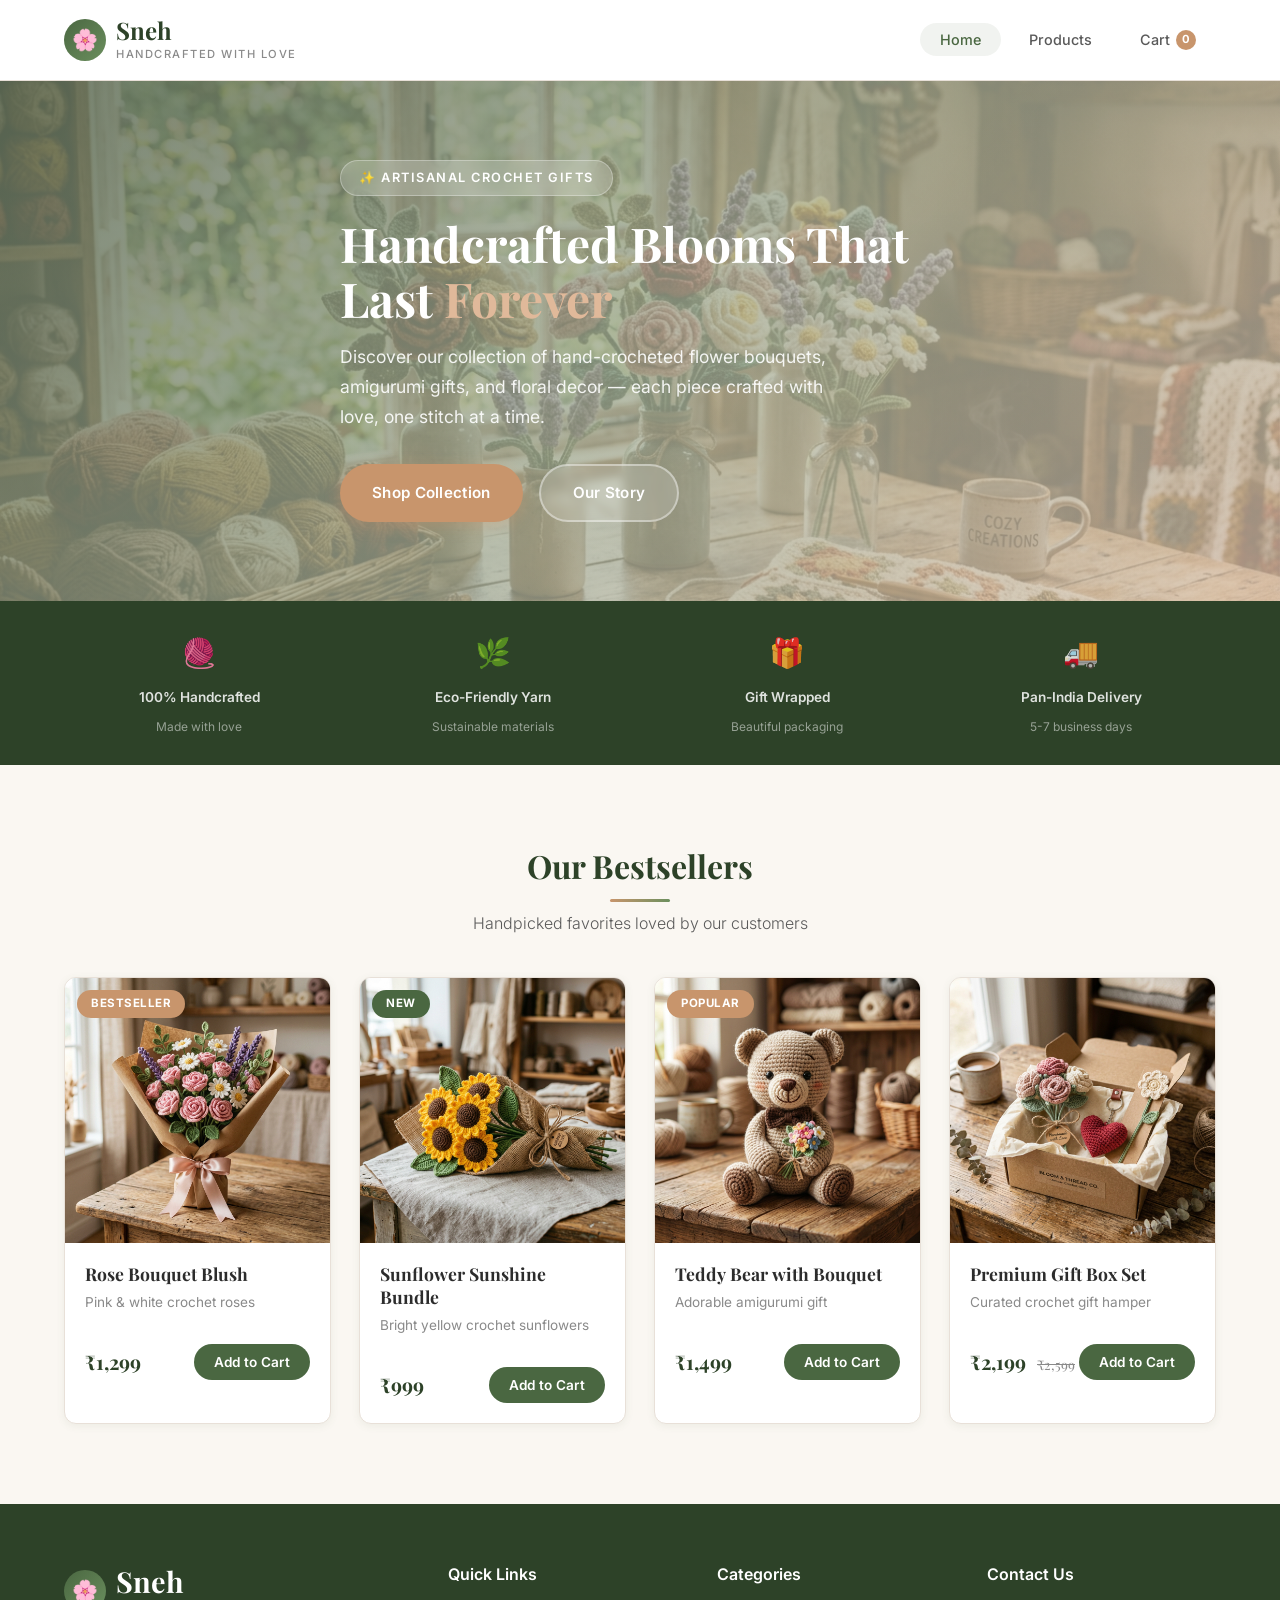
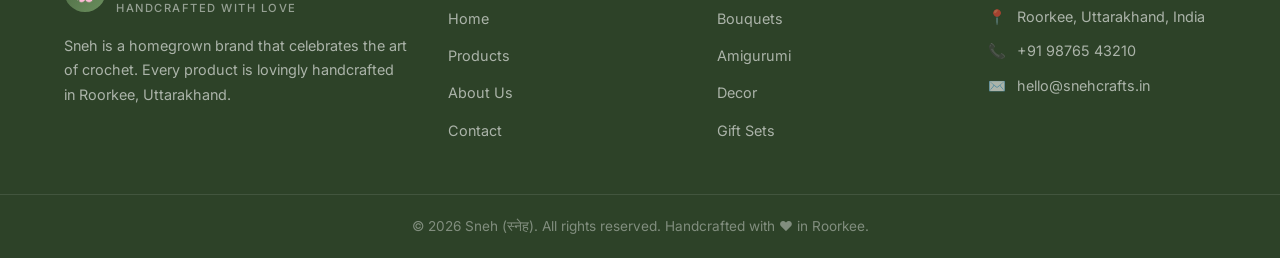
<file: index.html>
<!DOCTYPE html>

<html lang="en">

<head>

  <meta charset="UTF-8">

  <meta name="viewport" content="width=device-width, initial-scale=1.0">

  <title>Sneh — Handcrafted Crochet Gifts &amp; Everlasting Floral Decor</title>

  <!-- importing fonts -->

  <link rel="preconnect" href="https://fonts.googleapis.com">

  <link rel="preconnect" href="https://fonts.gstatic.com" crossorigin>

  <link href="https://fonts.googleapis.com/css2?family=Inter:wght@300;400;500;600;700&family=Playfair+Display:ital,wght@0,400..900;1,400..900&display=swap" rel="stylesheet">

  <!-- link to css -->

  <link rel="stylesheet" href="style.css">

</head>

<body>

  <header class="site-header">

    <div class="container">

      <a href="index.html" class="logo">

        <span class="logo-icon">🌸</span>

        <div class="logo-text">

          <span class="brand-name">Sneh</span>

          <span class="brand-tagline">HANDCRAFTED WITH LOVE</span>

        </div>

      </a>

      <!-- button for mobile menu -->

      <button class="nav-toggle" id="navToggle" aria-label="Toggle navigation menu">

        <span></span>

        <span></span>

        <span></span>

      </button>

      <!-- nav links -->

      <nav class="main-nav" id="mainNav">

        <ul>

          <li><a href="index.html" class="active">Home</a></li>

          <li><a href="products.html">Products</a></li>

          <li>

            <a href="cart.html" class="cart-link">

              Cart

              <span class="cart-badge">2</span>

            </a>

          </li>

        </ul>

      </nav>

    </div>

  </header>

  <main>

    <section class="hero">

      <div class="hero-bg">

        <img src="images/hero-banner.jpg" alt="Artisanal Handcrafted Crochet Flowers and Decor">

      </div>

      <div class="hero-overlay"></div>

      <div class="container">

        <div class="hero-content">

          <span class="hero-label">✨ Artisanal Crochet Gifts</span>

          <h1>Handcrafted Blooms That Last <span>Forever</span></h1>

          <p>Discover our collection of hand-crocheted flower bouquets, amigurumi gifts, and floral decor — each piece crafted with love, one stitch at a time.</p>

          <div class="hero-buttons">

            <a href="products.html" class="btn btn-primary">Shop Collection</a>

            <a href="#about" class="btn btn-secondary">Our Story</a>

          </div>

        </div>

      </div>

    </section>

    <section class="trust-strip">

      <div class="container">

        <div class="trust-grid">

          <div class="trust-item">

            <span class="trust-icon">🧶</span>

            <span>100% Handcrafted</span>

            <small>Made with love</small>

          </div>

          <div class="trust-item">

            <span class="trust-icon">🌿</span>

            <span>Eco-Friendly Yarn</span>

            <small>Sustainable materials</small>

          </div>

          <div class="trust-item">

            <span class="trust-icon">🎁</span>

            <span>Gift Wrapped</span>

            <small>Beautiful packaging</small>

          </div>

          <div class="trust-item">

            <span class="trust-icon">🚚</span>

            <span>Pan-India Delivery</span>

            <small>5-7 business days</small>

          </div>

        </div>

      </div>

    </section>

    <section class="featured-section" id="featured">

      <div class="container">

        <h2 class="section-title">Our Bestsellers</h2>

        <p class="section-subtitle">Handpicked favorites loved by our customers</p>

        <div class="product-grid">

          <a href="product-detail.html" class="product-card">

            <div class="product-card-image">

              <span class="product-badge">Bestseller</span>

              <img src="images/rose-bouquet.jpg" alt="Rose Bouquet Blush - Pink and white crochet roses">

            </div>

            <div class="product-card-body">

              <h3>Rose Bouquet Blush</h3>

              <p class="product-desc">Pink &amp; white crochet roses</p>

            </div>

            <div class="product-card-footer">

              <span class="product-price">₹1,299</span>

              <button class="btn btn-cart btn-sm" type="button" onclick="event.preventDefault(); addToCart(1)">Add to Cart</button>

            </div>

          </a>

          <a href="product-detail.html" class="product-card">

            <div class="product-card-image">

              <span class="product-badge new">New</span>

              <img src="images/sunflower-bouquet.jpg" alt="Sunflower Sunshine Bundle - Bright yellow crochet sunflowers">

            </div>

            <div class="product-card-body">

              <h3>Sunflower Sunshine Bundle</h3>

              <p class="product-desc">Bright yellow crochet sunflowers</p>

            </div>

            <div class="product-card-footer">

              <span class="product-price">₹999</span>

              <button class="btn btn-cart btn-sm" type="button" onclick="event.preventDefault(); addToCart(2)">Add to Cart</button>

            </div>

          </a>

          <a href="product-detail.html" class="product-card">

            <div class="product-card-image">

              <span class="product-badge">Popular</span>

              <img src="images/amigurumi-bear.jpg" alt="Teddy Bear with Bouquet - Adorable amigurumi gift">

            </div>

            <div class="product-card-body">

              <h3>Teddy Bear with Bouquet</h3>

              <p class="product-desc">Adorable amigurumi gift</p>

            </div>

            <div class="product-card-footer">

              <span class="product-price">₹1,499</span>

              <button class="btn btn-cart btn-sm" type="button" onclick="event.preventDefault(); addToCart(6)">Add to Cart</button>

            </div>

          </a>

          <a href="product-detail.html" class="product-card">

            <div class="product-card-image">

              <img src="images/gift-box.jpg" alt="Premium Gift Box Set - Curated crochet gift hamper">

            </div>

            <div class="product-card-body">

              <h3>Premium Gift Box Set</h3>

              <p class="product-desc">Curated crochet gift hamper</p>

            </div>

            <div class="product-card-footer">

              <span class="product-price">₹2,199 <span class="original-price">₹2,599</span></span>

              <button class="btn btn-cart btn-sm" type="button" onclick="event.preventDefault(); addToCart(7)">Add to Cart</button>

            </div>

          </a>

        </div>

      </div>

    </section>

  </main>

  <footer class="site-footer" id="about">

    <div class="container">

      <div class="footer-grid">

        <div class="footer-col footer-brand">

          <a href="index.html" class="logo">

            <span class="logo-icon">🌸</span>

            <div class="logo-text">

              <span class="brand-name">Sneh</span>

              <span class="brand-tagline">HANDCRAFTED WITH LOVE</span>

            </div>

          </a>

          <p>Sneh is a homegrown brand that celebrates the art of crochet. Every product is lovingly handcrafted in Roorkee, Uttarakhand.</p>

        </div>

        <div class="footer-col">

          <h4>Quick Links</h4>

          <ul>

            <li><a href="index.html">Home</a></li>

            <li><a href="products.html">Products</a></li>

            <li><a href="#about">About Us</a></li>

            <li><a href="#contact">Contact</a></li>

          </ul>

        </div>

        <div class="footer-col">

          <h4>Categories</h4>

          <ul>

            <li><a href="products.html">Bouquets</a></li>

            <li><a href="products.html">Amigurumi</a></li>

            <li><a href="products.html">Decor</a></li>

            <li><a href="products.html">Gift Sets</a></li>

          </ul>

        </div>

        <div class="footer-col footer-contact" id="contact">

          <h4>Contact Us</h4>

          <ul>

            <li>

              <span class="icon">📍</span>

              <span>Roorkee, Uttarakhand, India</span>

            </li>

            <li>

              <span class="icon">📞</span>

              <span>+91 98765 43210</span>

            </li>

            <li>

              <span class="icon">✉️</span>

              <span>hello@snehcrafts.in</span>

            </li>

          </ul>

        </div>

      </div>

    </div>

    <!-- copyright text -->

    <div class="footer-bottom">

      <div class="container">

        <p>© 2026 Sneh (स्नेह). All rights reserved. Handcrafted with ❤️ in Roorkee.</p>

      </div>

    </div>

  </footer>

  <!-- basic js for mobile menu -->

  <script>

    // Toggle Mobile Navigation

    const navToggle = document.getElementById('navToggle');

    const mainNav = document.getElementById('mainNav');

    if (navToggle && mainNav) {

      navToggle.addEventListener('click', () => {

        mainNav.classList.toggle('open');

      });

      // Close menu when clicking outside

      document.addEventListener('click', (e) => {

        if (!navToggle.contains(e.target) && !mainNav.contains(e.target)) {

          mainNav.classList.remove('open');

        }

      });

    }

    // Handle "Add to Cart" button clicks inside product links

    document.querySelectorAll('.btn-cart').forEach(button => {

      button.addEventListener('click', (e) => {

        e.preventDefault();

        e.stopPropagation();

        const originalText = button.textContent;

        button.textContent = 'Added ✓';

        button.style.backgroundColor = '#6b8f5e';

        setTimeout(() => {

          button.textContent = originalText;

          button.style.backgroundColor = '';

        }, 1500);

      });

    });

  </script>

  <script src="script.js"></script>
</body>

</html>
</file>
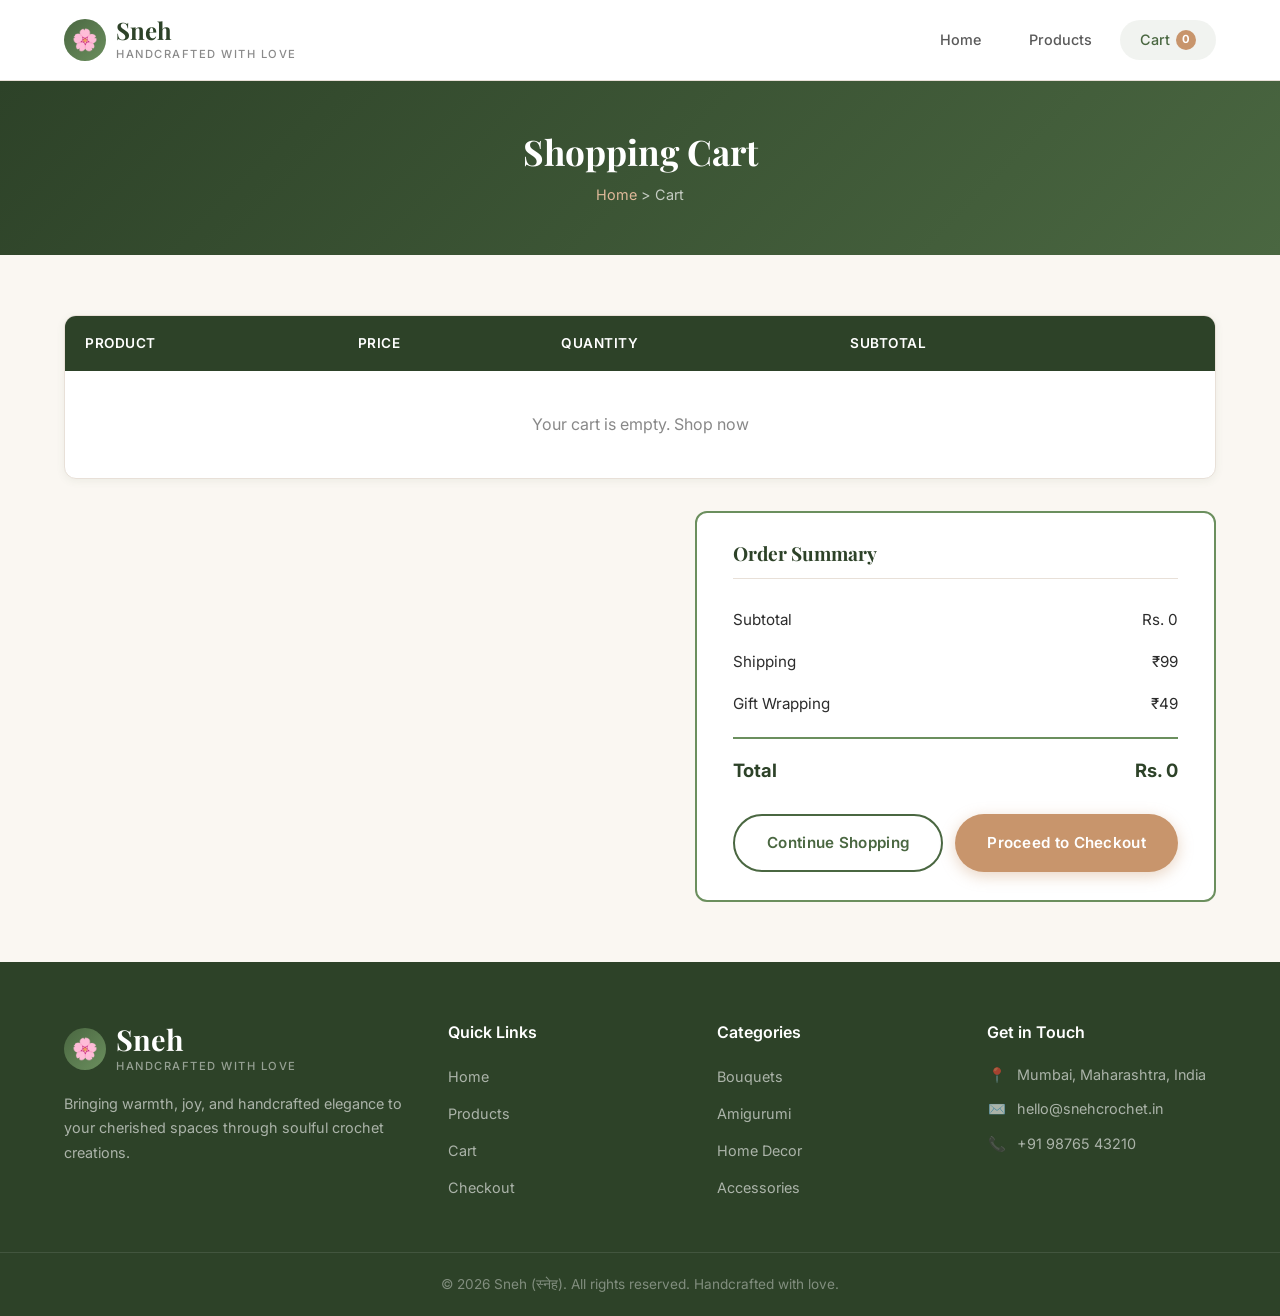
<file: cart.html>
<!DOCTYPE html>

<html lang="en">

<head>

  <meta charset="UTF-8">

  <meta name="viewport" content="width=device-width, initial-scale=1.0">

  <meta name="description" content="View and manage items in your shopping cart at Sneh (स्नेह) — Handcrafted Crochet & Artisanal Gifting.">

  <title>Your Cart — Sneh</title>

  <link rel="stylesheet" href="style.css">

  <link rel="icon" href="data:image/svg+xml,<svg xmlns=%22http://www.w3.org/2000/svg%22 viewBox=%220 0 100 100%22><text y=%22.9em%22 font-size=%2290%22>🌸</text></svg>">

</head>

<body>

  <header class="site-header">

    <div class="container">

      <a href="index.html" class="logo" aria-label="Sneh Home">

        <div class="logo-icon">🌸</div>

        <div class="logo-text">

          <span class="brand-name">Sneh</span>

          <span class="brand-tagline">HANDCRAFTED WITH LOVE</span>

        </div>

      </a>

      <button class="nav-toggle" id="navToggle" aria-label="Toggle navigation menu" aria-expanded="false">

        <span></span>

        <span></span>

        <span></span>

      </button>

      <nav class="main-nav" id="mainNav" aria-label="Main Navigation">

        <ul>

          <li><a href="index.html">Home</a></li>

          <li><a href="products.html">Products</a></li>

          <li>

            <a href="cart.html" class="cart-link active" aria-current="page">

              Cart <span class="cart-badge" id="navCartBadge">2</span>

            </a>

          </li>

        </ul>

      </nav>

    </div>

  </header>

  <main>

    <section class="page-banner">

      <div class="container">

        <h1>Shopping Cart</h1>

        <div class="breadcrumb">

          <a href="index.html">Home</a> &gt; <span>Cart</span>

        </div>

      </div>

    </section>

    <section class="cart-section">

      <div class="container" id="cartContainer">

        <!-- Cart Table Wrapper -->

        <div class="cart-table-wrapper">

          <table class="cart-table" id="cartTable">

            <thead>

              <tr>

                <th>Product</th>

                <th>Price</th>

                <th>Quantity</th>

                <th>Subtotal</th>

                <th></th>

              </tr>

            </thead>

            <tbody id="cart-body"></tbody>

          </table>

        </div>

        <!-- Cart Summary -->

        <div class="cart-summary" id="cartSummary">

          <div class="cart-summary-box">

            <h3>Order Summary</h3>

            <div class="summary-row">

              <span>Subtotal</span>

              <span id="cart-subtotal">Rs. 0</span>

            </div>

            <div class="summary-row">

              <span>Shipping</span>

              <span id="summaryShipping">₹99</span>

            </div>

            <div class="summary-row">

              <span>Gift Wrapping</span>

              <span id="summaryGiftWrap">₹49</span>

            </div>

            <div class="summary-row total">

              <span>Total</span>

              <span id="cart-total">Rs. 0</span>

            </div>

            <div class="cart-actions">

              <a href="products.html" class="btn btn-outline">Continue Shopping</a>

              <a href="checkout.html" class="btn btn-primary">Proceed to Checkout</a>

            </div>

          </div>

        </div>

        <!-- Empty Cart State (Hidden by default) -->

        <div class="empty-cart" id="emptyCartState" style="display: none;">

          <div class="empty-icon">🌸</div>

          <h2>Your Cart is Empty</h2>

          <p>Looks like you haven't added any handcrafted treasures to your cart yet.</p>

          <a href="products.html" class="btn btn-primary">Explore Products</a>

        </div>

      </div>

    </section>

  </main>

  <footer class="site-footer">

    <div class="container">

      <div class="footer-grid">

        <div class="footer-col footer-brand">

          <div class="logo">

            <div class="logo-icon">🌸</div>

            <div class="logo-text">

              <span class="brand-name">Sneh</span>

              <span class="brand-tagline">HANDCRAFTED WITH LOVE</span>

            </div>

          </div>

          <p>Bringing warmth, joy, and handcrafted elegance to your cherished spaces through soulful crochet creations.</p>

        </div>

        <div class="footer-col">

          <h4>Quick Links</h4>

          <ul>

            <li><a href="index.html">Home</a></li>

            <li><a href="products.html">Products</a></li>

            <li><a href="cart.html">Cart</a></li>

            <li><a href="checkout.html">Checkout</a></li>

          </ul>

        </div>

        <div class="footer-col">

          <h4>Categories</h4>

          <ul>

            <li><a href="products.html">Bouquets</a></li>

            <li><a href="products.html">Amigurumi</a></li>

            <li><a href="products.html">Home Decor</a></li>

            <li><a href="products.html">Accessories</a></li>

          </ul>

        </div>

        <div class="footer-col footer-contact">

          <h4>Get in Touch</h4>

          <ul>

            <li><span class="icon">📍</span> Mumbai, Maharashtra, India</li>

            <li><span class="icon">✉️</span> hello@snehcrochet.in</li>

            <li><span class="icon">📞</span> +91 98765 43210</li>

          </ul>

        </div>

      </div>

    </div>

    <div class="footer-bottom">

      <div class="container">

        <p>&copy; 2026 Sneh (स्नेह). All rights reserved. Handcrafted with love.</p>

      </div>

    </div>

  </footer>

  <script>

    // Navigation toggle for mobile

    const navToggle = document.getElementById('navToggle');

    const mainNav = document.getElementById('mainNav');

    if (navToggle && mainNav) {

      navToggle.addEventListener('click', () => {

        const isOpened = mainNav.classList.toggle('open');

        navToggle.setAttribute('aria-expanded', isOpened);

      });

    }

    // Format currency in Indian Rupees

    function formatCurrency(amount) {

      return '₹' + Number(amount).toLocaleString('en-IN');

    }

    // Cart calculations and interactivity

    const shippingCost = 99;

    const giftWrapCost = 49;

    function updateCartTotals() {

      const rows = document.querySelectorAll('.cart-row');

      let subtotal = 0;

      let totalItems = 0;

      rows.forEach(row => {

        const price = parseInt(row.getAttribute('data-price'), 10) || 0;

        const qtyInput = row.querySelector('.cart-qty');

        let qty = parseInt(qtyInput.value, 10);

        if (isNaN(qty) || qty < 1) {

          qty = 1;

          qtyInput.value = 1;

        }

        const rowSubtotal = price * qty;

        row.querySelector('.item-subtotal').textContent = formatCurrency(rowSubtotal);

        subtotal += rowSubtotal;

        totalItems += qty;

      });

      // Update badge

      const badge = document.getElementById('navCartBadge');

      if (badge) {

        badge.textContent = totalItems;

      }

      const summarySubtotal = document.getElementById('summarySubtotal');

      const summaryTotal = document.getElementById('summaryTotal');

      const emptyState = document.getElementById('emptyCartState');

      const tableWrapper = document.querySelector('.cart-table-wrapper');

      const summarySection = document.getElementById('cartSummary');

      if (rows.length === 0) {

        if (tableWrapper) tableWrapper.style.display = 'none';

        if (summarySection) summarySection.style.display = 'none';

        if (emptyState) emptyState.style.display = 'block';

        if (badge) badge.textContent = '0';

      } else {

        if (tableWrapper) tableWrapper.style.display = 'block';

        if (summarySection) summarySection.style.display = 'flex';

        if (emptyState) emptyState.style.display = 'none';

        if (summarySubtotal) summarySubtotal.textContent = formatCurrency(subtotal);

        if (summaryTotal) summaryTotal.textContent = formatCurrency(subtotal + shippingCost + giftWrapCost);

      }

    }

    // Event listener for quantity changes

    document.querySelectorAll('.cart-qty').forEach(input => {

      input.addEventListener('change', updateCartTotals);

      input.addEventListener('input', updateCartTotals);

    });

    // Event listener for removing items

    document.querySelectorAll('.remove-btn').forEach(btn => {

      btn.addEventListener('click', function() {

        const row = this.closest('.cart-row');

        if (row) {

          row.style.transition = 'all 0.3s ease';

          row.style.opacity = '0';

          row.style.transform = 'scale(0.95)';

          setTimeout(() => {

            row.remove();

            updateCartTotals();

          }, 300);

        }

      });

    });

  </script>

  <script src="script.js"></script>
</body>

</html>
</file>
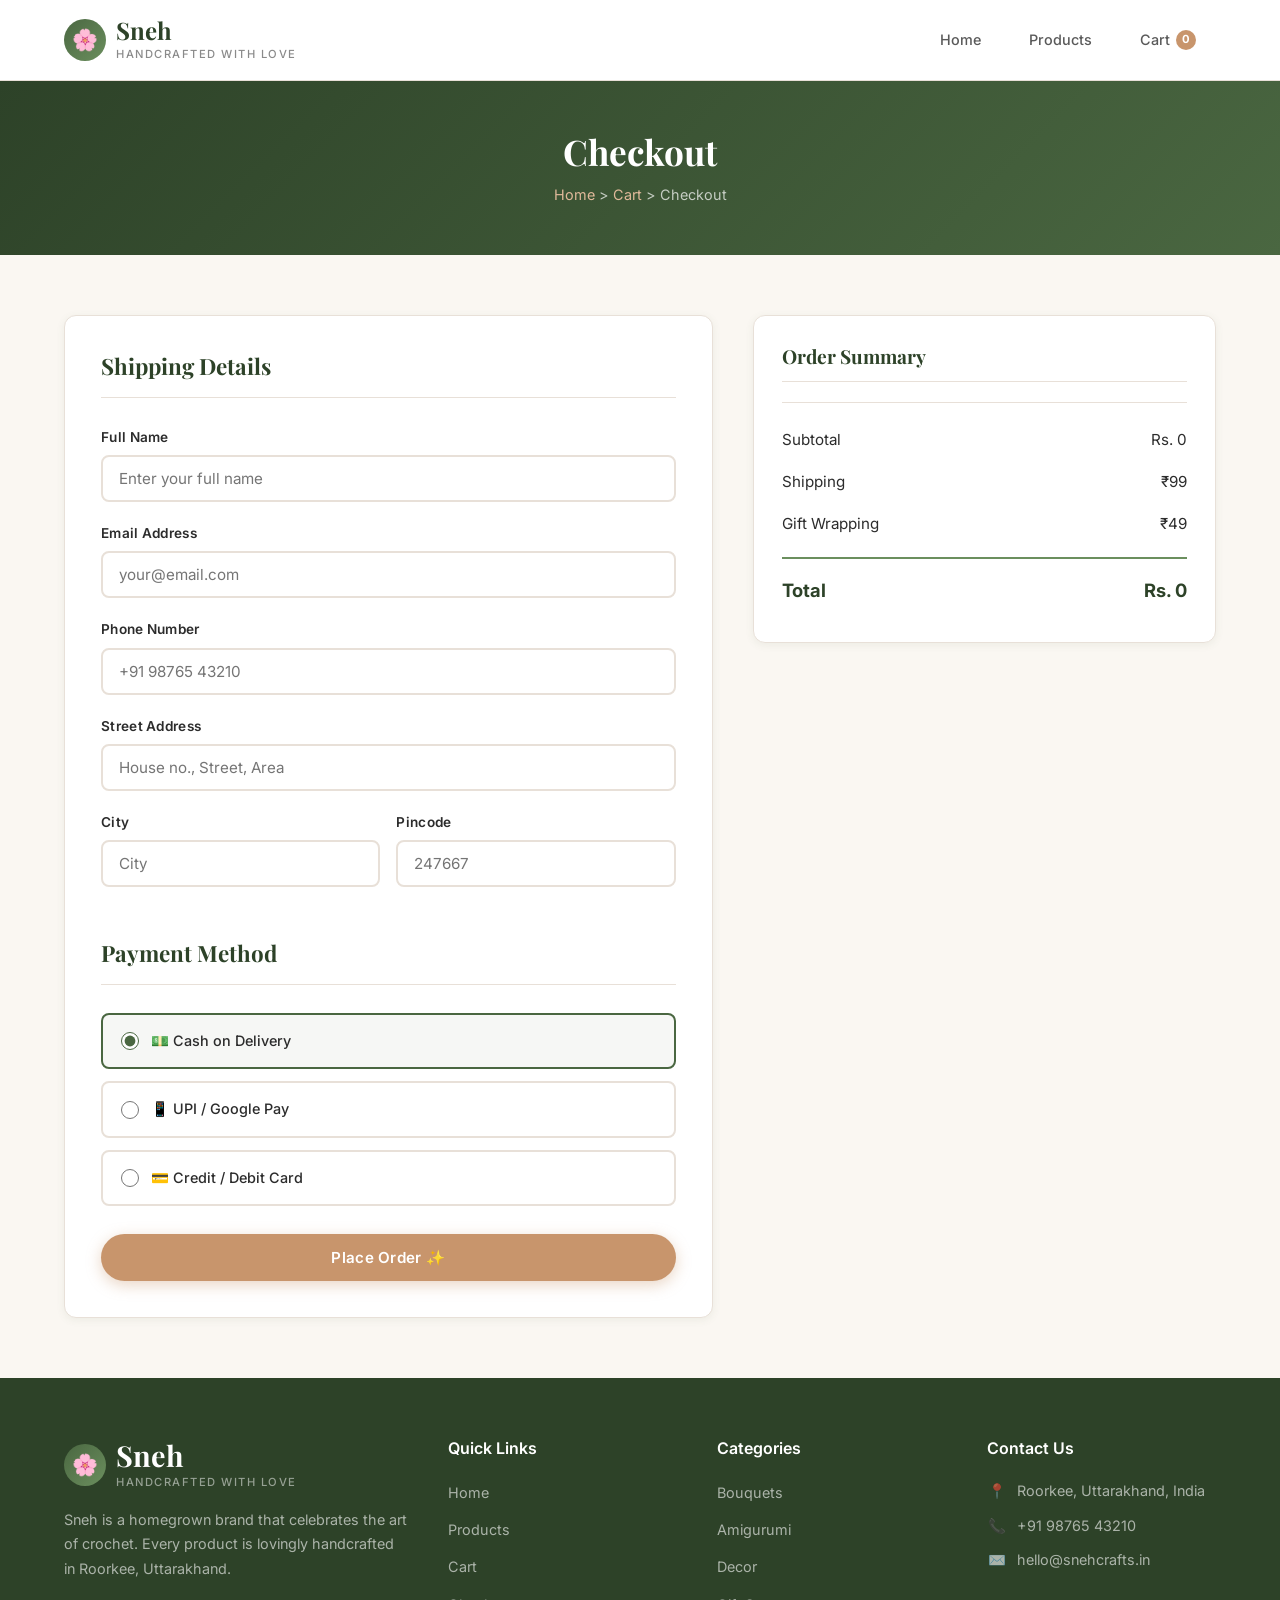
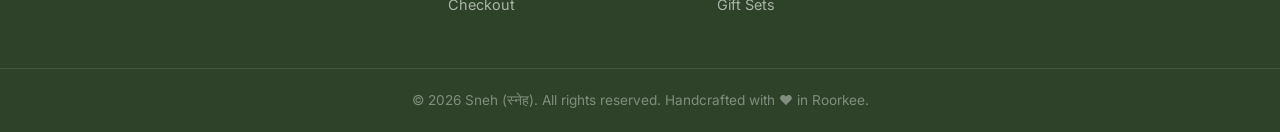
<file: checkout.html>
<!DOCTYPE html>

<html lang="en">

<head>

  <meta charset="UTF-8">

  <meta name="viewport" content="width=device-width, initial-scale=1.0">

  <meta name="description" content="Complete your order at Sneh (स्नेह) — Handcrafted Crochet & Artisanal Gifting. Fast shipping across India.">

  <title>Checkout — Sneh</title>

  <!-- importing fonts -->

  <link rel="preconnect" href="https://fonts.googleapis.com">

  <link rel="preconnect" href="https://fonts.gstatic.com" crossorigin>

  <link href="https://fonts.googleapis.com/css2?family=Inter:wght@300;400;500;600;700&family=Playfair+Display:ital,wght@0,400..900;1,400..900&display=swap" rel="stylesheet">

  <link rel="icon" href="data:image/svg+xml,<svg xmlns=%22http://www.w3.org/2000/svg%22 viewBox=%220 0 100 100%22><text y=%22.9em%22 font-size=%2290%22>🌸</text></svg>">

  <!-- link to css -->

  <link rel="stylesheet" href="style.css">

</head>

<body>

  <header class="site-header">

    <div class="container">

      <a href="index.html" class="logo" aria-label="Sneh Home">

        <span class="logo-icon">🌸</span>

        <div class="logo-text">

          <span class="brand-name">Sneh</span>

          <span class="brand-tagline">HANDCRAFTED WITH LOVE</span>

        </div>

      </a>

      <!-- button for mobile menu -->

      <button class="nav-toggle" id="navToggle" aria-label="Toggle navigation menu" aria-expanded="false">

        <span></span>

        <span></span>

        <span></span>

      </button>

      <!-- nav links -->

      <nav class="main-nav" id="mainNav" aria-label="Main Navigation">

        <ul>

          <li><a href="index.html">Home</a></li>

          <li><a href="products.html">Products</a></li>

          <li>

            <a href="cart.html" class="cart-link">

              Cart <span class="cart-badge">2</span>

            </a>

          </li>

        </ul>

      </nav>

    </div>

  </header>

  <main>

    <section class="page-banner">

      <div class="container">

        <h1>Checkout</h1>

        <div class="breadcrumb">

          <a href="index.html">Home</a> &gt; <a href="cart.html">Cart</a> &gt; <span>Checkout</span>

        </div>

      </div>

    </section>

    <section class="checkout-section">

      <div class="container">

        <div class="checkout-grid">

          <!-- checkout form on the left -->

          <div id="order-success" style="display:none;padding:24px;background:#e8f5e9;border:1px solid #a5d6a7;border-radius:8px;margin-bottom:20px;color:#2e7d32;"></div>
          <form class="checkout-form-card" id="checkout-form" >

            <h2>Shipping Details</h2>

            <div class="form-group">

              <label for="name">Full Name</label>

              <input type="text" id="name" name="name" placeholder="Enter your full name" required>

            </div>

            <div class="form-group">

              <label for="email">Email Address</label>

              <input type="email" id="email" name="email" placeholder="your@email.com" required>

            </div>

            <div class="form-group">

              <label for="phone">Phone Number</label>

              <input type="tel" id="phone" name="phone" placeholder="+91 98765 43210" required>

            </div>

            <div class="form-group">

              <label for="address">Street Address</label>

              <input type="text" id="address" name="address" placeholder="House no., Street, Area" required>

            </div>

            <div class="form-row">

              <div class="form-group">

                <label for="city">City</label>

                <input type="text" id="city" name="city" placeholder="City" required>

              </div>

              <div class="form-group">

                <label for="pincode">Pincode</label>

                <input type="text" id="pincode" name="pincode" placeholder="247667" required>

              </div>

            </div>

            <!-- Payment Method Section -->

            <h2 style="margin-top: 32px;">Payment Method</h2>

            <div class="payment-options">

              <label class="payment-option">

                <input type="radio" name="payment" value="cod" checked>

                <span>💵 Cash on Delivery</span>

              </label>

              <label class="payment-option">

                <input type="radio" name="payment" value="upi">

                <span>📱 UPI / Google Pay</span>

              </label>

              <label class="payment-option">

                <input type="radio" name="payment" value="card">

                <span>💳 Credit / Debit Card</span>

              </label>

            </div>

            <!-- Submit Button -->

            <button type="submit" class="btn btn-primary" style="width: 100%; margin-top: 28px; justify-content: center;">

              Place Order ✨

            </button>

          </form>

          <!-- summary on the right -->

          <div class="order-summary-card">

            <h2>Order Summary</h2>
          <div id="checkout-summary-items"></div>
          <hr style="margin: 16px 0; border: none; border-top: 1px solid var(--border-color);">

            <div class="summary-row">

              <span>Subtotal</span>

              <span id="checkout-subtotal">Rs. 0</span>

            </div>

            <div class="summary-row">

              <span>Shipping</span>

              <span>₹99</span>

            </div>

            <div class="summary-row">

              <span>Gift Wrapping</span>

              <span>₹49</span>

            </div>

            <div class="summary-row total">

              <span>Total</span>

              <span id="checkout-total">Rs. 0</span>

            </div>

          </div>

        </div>

      </div>

    </section>

  </main>

  <footer class="site-footer" id="about">

    <div class="container">

      <div class="footer-grid">

        <div class="footer-col footer-brand">

          <a href="index.html" class="logo">

            <span class="logo-icon">🌸</span>

            <div class="logo-text">

              <span class="brand-name">Sneh</span>

              <span class="brand-tagline">HANDCRAFTED WITH LOVE</span>

            </div>

          </a>

          <p>Sneh is a homegrown brand that celebrates the art of crochet. Every product is lovingly handcrafted in Roorkee, Uttarakhand.</p>

        </div>

        <div class="footer-col">

          <h4>Quick Links</h4>

          <ul>

            <li><a href="index.html">Home</a></li>

            <li><a href="products.html">Products</a></li>

            <li><a href="cart.html">Cart</a></li>

            <li><a href="checkout.html">Checkout</a></li>

          </ul>

        </div>

        <div class="footer-col">

          <h4>Categories</h4>

          <ul>

            <li><a href="products.html">Bouquets</a></li>

            <li><a href="products.html">Amigurumi</a></li>

            <li><a href="products.html">Decor</a></li>

            <li><a href="products.html">Gift Sets</a></li>

          </ul>

        </div>

        <div class="footer-col footer-contact" id="contact">

          <h4>Contact Us</h4>

          <ul>

            <li>

              <span class="icon">📍</span>

              <span>Roorkee, Uttarakhand, India</span>

            </li>

            <li>

              <span class="icon">📞</span>

              <span>+91 98765 43210</span>

            </li>

            <li>

              <span class="icon">✉️</span>

              <span>hello@snehcrafts.in</span>

            </li>

          </ul>

        </div>

      </div>

    </div>

    <!-- copyright text -->

    <div class="footer-bottom">

      <div class="container">

        <p>© 2026 Sneh (स्नेह). All rights reserved. Handcrafted with ❤️ in Roorkee.</p>

      </div>

    </div>

  </footer>

  <script>

    // Toggle Mobile Navigation

    const navToggle = document.getElementById('navToggle');

    const mainNav = document.getElementById('mainNav');

    if (navToggle && mainNav) {

      navToggle.addEventListener('click', () => {

        const isOpened = mainNav.classList.toggle('open');

        navToggle.setAttribute('aria-expanded', isOpened);

      });

      // Close menu when clicking outside

      document.addEventListener('click', (e) => {

        if (!navToggle.contains(e.target) && !mainNav.contains(e.target)) {

          mainNav.classList.remove('open');

          navToggle.setAttribute('aria-expanded', 'false');

        }

      });

    }

    // Interactive payment option highlighting

    const paymentOptions = document.querySelectorAll('.payment-option input[type="radio"]');

    function updateSelectedPayment() {

      document.querySelectorAll('.payment-option').forEach(option => {

        const radio = option.querySelector('input[type="radio"]');

        if (radio && radio.checked) {

          option.style.borderColor = 'var(--primary-color)';

          option.style.backgroundColor = 'rgba(74, 103, 65, 0.05)';

        } else {

          option.style.borderColor = 'var(--border-color)';

          option.style.backgroundColor = 'transparent';

        }

      });

    }

    paymentOptions.forEach(radio => {

      radio.addEventListener('change', updateSelectedPayment);

    });

    updateSelectedPayment();

    // Order submission handler

    function handlePlaceOrder(e) {

      e.preventDefault();

      const name = document.getElementById('name').value;

      const formCard = document.querySelector('.checkout-form-card');

      formCard.innerHTML = `

        <div style="text-align: center; padding: 40px 20px;">

          <div style="font-size: 3.5rem; margin-bottom: 16px;">🎉</div>

          <h2 style="border-bottom: none; margin-bottom: 12px; font-size: 1.8rem; color: var(--primary-dark);">Thank You, ${name}!</h2>

          <p style="color: var(--text-medium); font-size: 1.05rem; margin-bottom: 24px; line-height: 1.6;">

            Your order <strong>#SNEH-${Math.floor(100000 + Math.random() * 900000)}</strong> has been placed successfully!

          </p>

          <p style="color: var(--text-light); font-size: 0.9rem; margin-bottom: 32px;">

            We've sent a confirmation email with tracking details. Your handcrafted crochet treasures are being carefully prepared with love. 🌸

          </p>

          <div style="display: flex; gap: 12px; justify-content: center; flex-wrap: wrap;">

            <a href="products.html" class="btn btn-outline">Continue Shopping</a>

            <a href="index.html" class="btn btn-primary">Back to Home</a>

          </div>

        </div>

      `;

    }

  </script>

  <script src="script.js"></script>
</body>

</html>
</file>
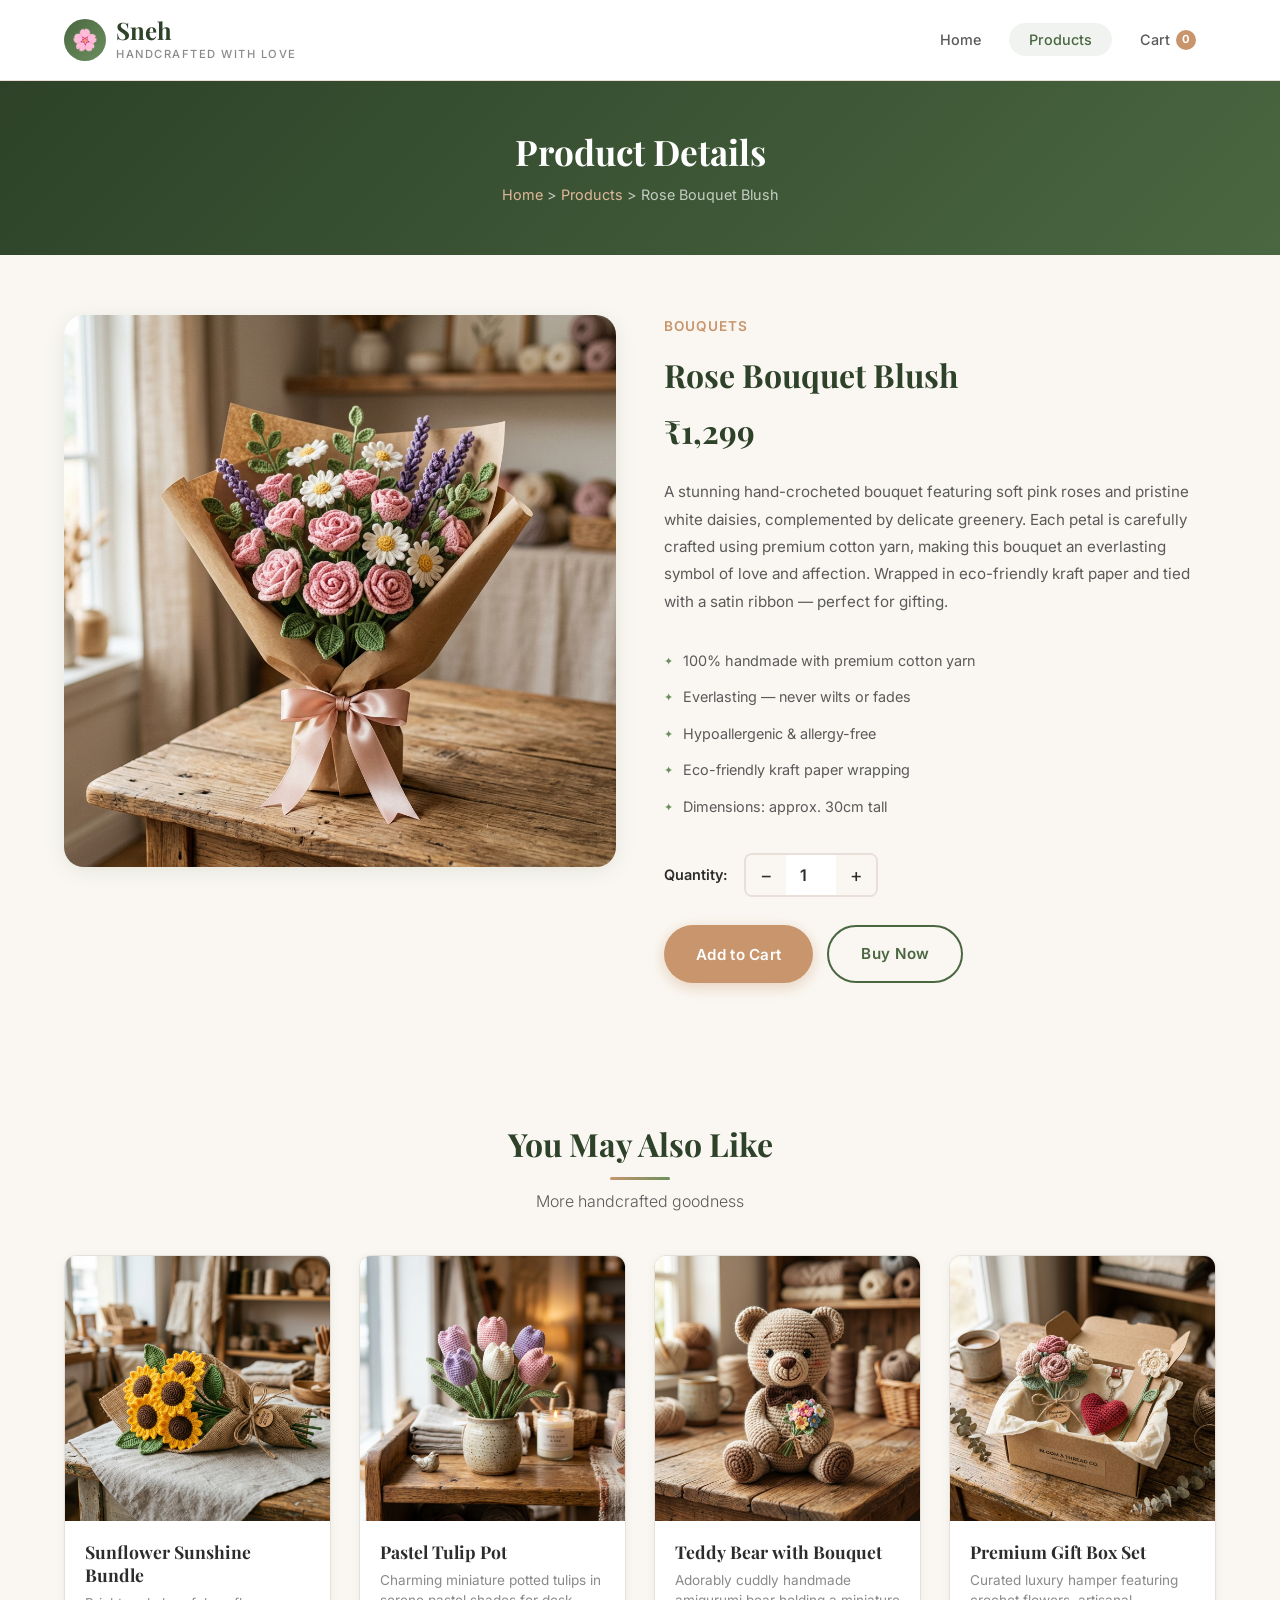
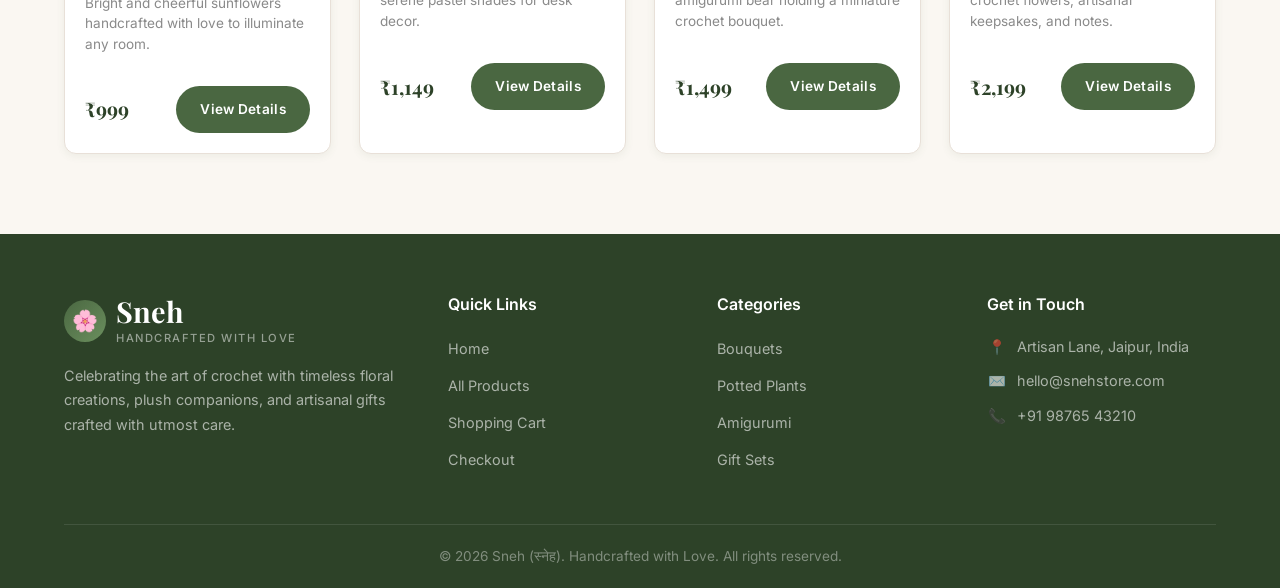
<file: product-detail.html>
<!DOCTYPE html>

<html lang="en">

<head>

  <meta charset="UTF-8">

  <meta name="viewport" content="width=device-width, initial-scale=1.0">

  <title>Rose Bouquet Blush — Sneh</title>

  <meta name="description" content="Handcrafted Rose Bouquet Blush in soft pink and white tones, lovingly crocheted with premium cotton yarn. Everlasting beauty by Sneh.">

  <link rel="stylesheet" href="style.css">

</head>

<body>

  <header class="site-header">

    <div class="container">

      <a href="index.html" class="logo">

        <div class="logo-icon">🌸</div>

        <div class="logo-text">

          <span class="brand-name">Sneh</span>

          <span class="brand-tagline">HANDCRAFTED WITH LOVE</span>

        </div>

      </a>

      <button class="nav-toggle" id="navToggle" aria-label="Toggle Navigation">

        <span></span>

        <span></span>

        <span></span>

      </button>

      <nav class="main-nav" id="mainNav">

        <ul>

          <li><a href="index.html">Home</a></li>

          <li><a href="products.html" class="active">Products</a></li>

          <li>

            <a href="cart.html" class="cart-link">

              Cart <span class="cart-badge">2</span>

            </a>

          </li>

        </ul>

      </nav>

    </div>

  </header>

  <section class="page-banner">

    <div class="container">

      <h1>Product Details</h1>

      <div class="breadcrumb">

        <a href="index.html">Home</a> &gt; <a href="products.html">Products</a> &gt; <span>Rose Bouquet Blush</span>

      </div>

    </div>

  </section>

  <section class="product-detail">

    <div class="container">

      <div class="product-detail-grid">

        <!-- Left Column: Product Image -->

        <div class="product-detail-image">

          <img src="images/rose-bouquet.jpg" alt="Rose Bouquet Blush">

        </div>

        <!-- Right Column: Product Information -->

        <div class="product-detail-info">

          <div class="product-category">BOUQUETS</div>

          <h1>Rose Bouquet Blush</h1>

          <div class="detail-price">₹1,299</div>

          <p class="detail-desc">

            A stunning hand-crocheted bouquet featuring soft pink roses and pristine white daisies, complemented by delicate greenery. Each petal is carefully crafted using premium cotton yarn, making this bouquet an everlasting symbol of love and affection. Wrapped in eco-friendly kraft paper and tied with a satin ribbon — perfect for gifting.

          </p>

          <ul class="product-features">

            <li>100% handmade with premium cotton yarn</li>

            <li>Everlasting — never wilts or fades</li>

            <li>Hypoallergenic &amp; allergy-free</li>

            <li>Eco-friendly kraft paper wrapping</li>

            <li>Dimensions: approx. 30cm tall</li>

          </ul>

          <div class="quantity-selector">

            <label for="quantity">Quantity:</label>

            <div class="qty-control">

              <button type="button" class="qty-btn" id="qtyMinus" aria-label="Decrease quantity">−</button>

              <input type="number" id="quantity" name="quantity" value="1" min="1" max="10" aria-label="Product quantity">

              <button type="button" class="qty-btn" id="qtyPlus" aria-label="Increase quantity">+</button>

            </div>

          </div>

          <div class="detail-buttons">

            <button class="btn btn-primary" onclick="addToCart(1)">Add to Cart</button>

            <a href="checkout.html" class="btn btn-outline">Buy Now</a>

          </div>

        </div>

      </div>

    </div>

  </section>

  <section class="featured-section">

    <div class="container">

      <h2 class="section-title">You May Also Like</h2>

      <p class="section-subtitle">More handcrafted goodness</p>

      <div class="product-grid">

        <!-- Product 1 -->

        <div class="product-card">

          <div class="product-card-image">

            <a href="product-detail.html">

              <img src="images/sunflower-bouquet.jpg" alt="Sunflower Sunshine Bundle" loading="lazy">

            </a>

          </div>

          <div class="product-card-body">

            <h3><a href="product-detail.html">Sunflower Sunshine Bundle</a></h3>

            <p class="product-desc">Bright and cheerful sunflowers handcrafted with love to illuminate any room.</p>

          </div>

          <div class="product-card-footer">

            <span class="product-price">₹999</span>

            <a href="product-detail.html" class="btn btn-cart">View Details</a>

          </div>

        </div>

        <!-- Product 2 -->

        <div class="product-card">

          <div class="product-card-image">

            <a href="product-detail.html">

              <img src="images/tulip-pot.jpg" alt="Pastel Tulip Pot" loading="lazy">

            </a>

          </div>

          <div class="product-card-body">

            <h3><a href="product-detail.html">Pastel Tulip Pot</a></h3>

            <p class="product-desc">Charming miniature potted tulips in serene pastel shades for desk decor.</p>

          </div>

          <div class="product-card-footer">

            <span class="product-price">₹1,149</span>

            <a href="product-detail.html" class="btn btn-cart">View Details</a>

          </div>

        </div>

        <!-- Product 3 -->

        <div class="product-card">

          <div class="product-card-image">

            <a href="product-detail.html">

              <img src="images/amigurumi-bear.jpg" alt="Teddy Bear with Bouquet" loading="lazy">

            </a>

          </div>

          <div class="product-card-body">

            <h3><a href="product-detail.html">Teddy Bear with Bouquet</a></h3>

            <p class="product-desc">Adorably cuddly handmade amigurumi bear holding a miniature crochet bouquet.</p>

          </div>

          <div class="product-card-footer">

            <span class="product-price">₹1,499</span>

            <a href="product-detail.html" class="btn btn-cart">View Details</a>

          </div>

        </div>

        <!-- Product 4 -->

        <div class="product-card">

          <div class="product-card-image">

            <a href="product-detail.html">

              <img src="images/gift-box.jpg" alt="Premium Gift Box Set" loading="lazy">

            </a>

          </div>

          <div class="product-card-body">

            <h3><a href="product-detail.html">Premium Gift Box Set</a></h3>

            <p class="product-desc">Curated luxury hamper featuring crochet flowers, artisanal keepsakes, and notes.</p>

          </div>

          <div class="product-card-footer">

            <span class="product-price">₹2,199</span>

            <a href="product-detail.html" class="btn btn-cart">View Details</a>

          </div>

        </div>

      </div>

    </div>

  </section>

  <footer class="site-footer">

    <div class="container">

      <div class="footer-grid">

        <div class="footer-brand">

          <div class="logo">

            <div class="logo-icon">🌸</div>

            <div class="logo-text">

              <span class="brand-name">Sneh</span>

              <span class="brand-tagline">HANDCRAFTED WITH LOVE</span>

            </div>

          </div>

          <p>

            Celebrating the art of crochet with timeless floral creations, plush companions, and artisanal gifts crafted with utmost care.

          </p>

        </div>

        <div class="footer-col">

          <h4>Quick Links</h4>

          <ul>

            <li><a href="index.html">Home</a></li>

            <li><a href="products.html">All Products</a></li>

            <li><a href="cart.html">Shopping Cart</a></li>

            <li><a href="checkout.html">Checkout</a></li>

          </ul>

        </div>

        <div class="footer-col">

          <h4>Categories</h4>

          <ul>

            <li><a href="products.html">Bouquets</a></li>

            <li><a href="products.html">Potted Plants</a></li>

            <li><a href="products.html">Amigurumi</a></li>

            <li><a href="products.html">Gift Sets</a></li>

          </ul>

        </div>

        <div class="footer-col">

          <h4>Get in Touch</h4>

          <ul class="footer-contact">

            <li><span class="icon">📍</span> <span>Artisan Lane, Jaipur, India</span></li>

            <li><span class="icon">✉️</span> <span>hello@snehstore.com</span></li>

            <li><span class="icon">📞</span> <span>+91 98765 43210</span></li>

          </ul>

        </div>

      </div>

      <div class="footer-bottom">

        <p>&copy; 2026 Sneh (स्नेह). Handcrafted with Love. All rights reserved.</p>

      </div>

    </div>

  </footer>

  <script>

    // Mobile navigation toggle

    const navToggle = document.getElementById('navToggle');

    const mainNav = document.getElementById('mainNav');

    if (navToggle && mainNav) {

      navToggle.addEventListener('click', () => {

        mainNav.classList.toggle('open');

      });

    }

    // Quantity selector controls

    const qtyInput = document.getElementById('quantity');

    const qtyMinus = document.getElementById('qtyMinus');

    const qtyPlus = document.getElementById('qtyPlus');

    if (qtyInput && qtyMinus && qtyPlus) {

      qtyMinus.addEventListener('click', () => {

        let val = parseInt(qtyInput.value, 10) || 1;

        if (val > 1) {

          qtyInput.value = val - 1;

        }

      });

      qtyPlus.addEventListener('click', () => {

        let val = parseInt(qtyInput.value, 10) || 1;

        if (val < 10) {

          qtyInput.value = val + 1;

        }

      });

    }

  </script>

  <script src="script.js"></script>
</body>

</html>
</file>
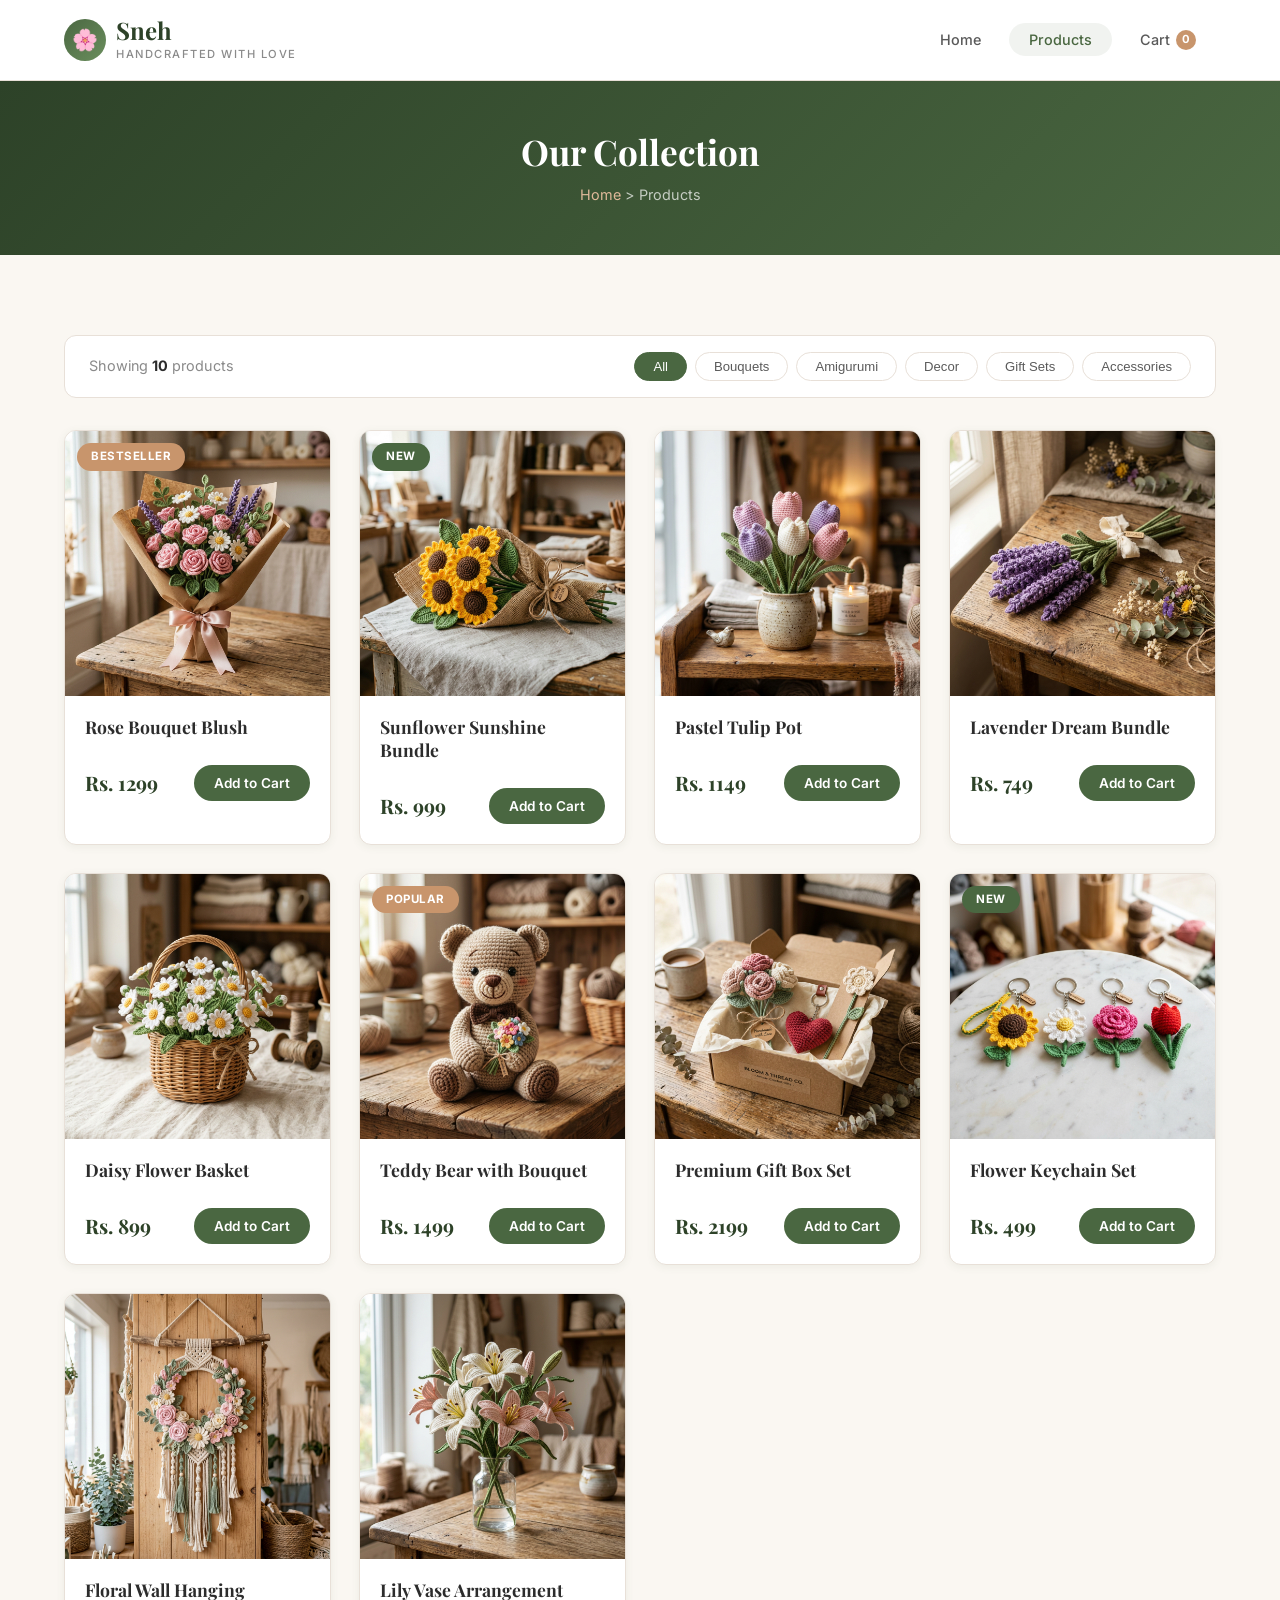
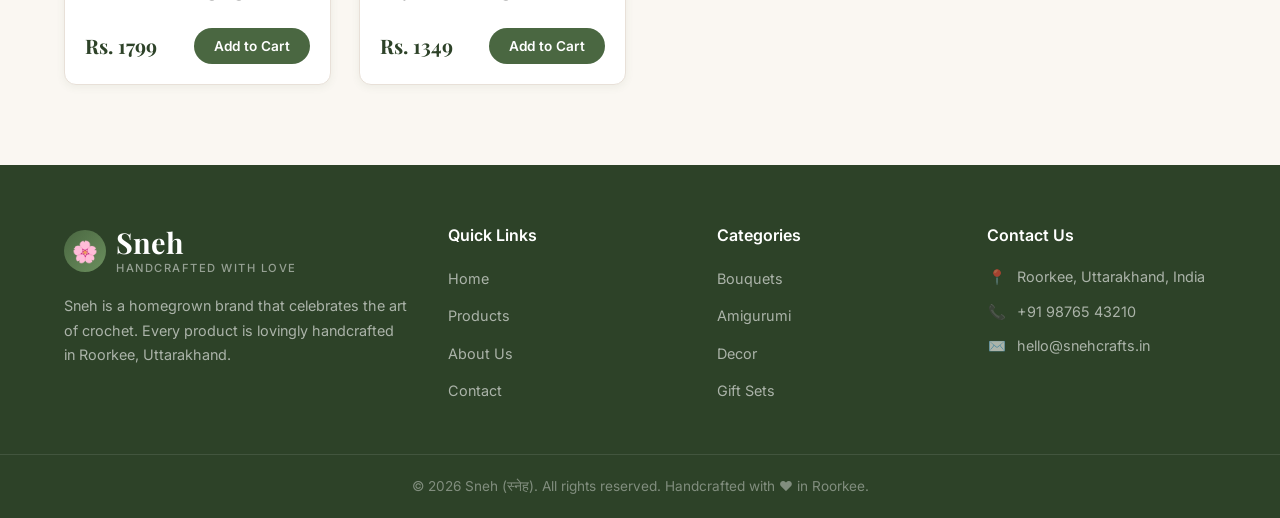
<file: products.html>
<!DOCTYPE html>

<html lang="en">

<head>

  <meta charset="UTF-8">

  <meta name="viewport" content="width=device-width, initial-scale=1.0">

  <title>Our Collection — Sneh</title>

  <!-- importing fonts -->

  <link rel="preconnect" href="https://fonts.googleapis.com">

  <link rel="preconnect" href="https://fonts.gstatic.com" crossorigin>

  <link href="https://fonts.googleapis.com/css2?family=Inter:wght@300;400;500;600;700&family=Playfair+Display:ital,wght@0,400..900;1,400..900&display=swap" rel="stylesheet">

  <!-- link to css -->

  <link rel="stylesheet" href="style.css">

</head>

<body>

  <header class="site-header">

    <div class="container">

      <a href="index.html" class="logo">

        <span class="logo-icon">🌸</span>

        <div class="logo-text">

          <span class="brand-name">Sneh</span>

          <span class="brand-tagline">HANDCRAFTED WITH LOVE</span>

        </div>

      </a>

      <!-- button for mobile menu -->

      <button class="nav-toggle" id="navToggle" aria-label="Toggle navigation menu">

        <span></span>

        <span></span>

        <span></span>

      </button>

      <!-- nav links -->

      <nav class="main-nav" id="mainNav">

        <ul>

          <li><a href="index.html">Home</a></li>

          <li><a href="products.html" class="active">Products</a></li>

          <li>

            <a href="cart.html" class="cart-link">

              Cart

              <span class="cart-badge">2</span>

            </a>

          </li>

        </ul>

      </nav>

    </div>

  </header>

  <main>

    <div class="page-banner">

      <div class="container">

        <h1>Our Collection</h1>

        <div class="breadcrumb">

          <a href="index.html">Home</a> &gt; <span>Products</span>

        </div>

      </div>

    </div>

    <section class="products-section">

      <div class="container">

        <!-- Filter Bar -->

        <div class="filter-bar">

          <div class="result-count">Showing <strong id="productCount">10</strong> products</div>

          <div class="filter-tags">

            <button class="filter-tag active" type="button" data-category="all">All</button>

            <button class="filter-tag" type="button" data-category="bouquets">Bouquets</button>

            <button class="filter-tag" type="button" data-category="amigurumi">Amigurumi</button>

            <button class="filter-tag" type="button" data-category="decor">Decor</button>

            <button class="filter-tag" type="button" data-category="gift-sets">Gift Sets</button>

            <button class="filter-tag" type="button" data-category="accessories">Accessories</button>

          </div>

        </div>

        <!-- Product Grid with 10 Product Cards -->

        <div class="product-grid" id="products-grid"></div>
      </div>
    </section>

  </main>

  <footer class="site-footer" id="about">

    <div class="container">

      <div class="footer-grid">

        <div class="footer-col footer-brand">

          <a href="index.html" class="logo">

            <span class="logo-icon">🌸</span>

            <div class="logo-text">

              <span class="brand-name">Sneh</span>

              <span class="brand-tagline">HANDCRAFTED WITH LOVE</span>

            </div>

          </a>

          <p>Sneh is a homegrown brand that celebrates the art of crochet. Every product is lovingly handcrafted in Roorkee, Uttarakhand.</p>

        </div>

        <div class="footer-col">

          <h4>Quick Links</h4>

          <ul>

            <li><a href="index.html">Home</a></li>

            <li><a href="products.html">Products</a></li>

            <li><a href="index.html#about">About Us</a></li>

            <li><a href="index.html#contact">Contact</a></li>

          </ul>

        </div>

        <div class="footer-col">

          <h4>Categories</h4>

          <ul>

            <li><a href="products.html">Bouquets</a></li>

            <li><a href="products.html">Amigurumi</a></li>

            <li><a href="products.html">Decor</a></li>

            <li><a href="products.html">Gift Sets</a></li>

          </ul>

        </div>

        <div class="footer-col footer-contact" id="contact">

          <h4>Contact Us</h4>

          <ul>

            <li>

              <span class="icon">📍</span>

              <span>Roorkee, Uttarakhand, India</span>

            </li>

            <li>

              <span class="icon">📞</span>

              <span>+91 98765 43210</span>

            </li>

            <li>

              <span class="icon">✉️</span>

              <span>hello@snehcrafts.in</span>

            </li>

          </ul>

        </div>

      </div>

    </div>

    <!-- copyright text -->

    <div class="footer-bottom">

      <div class="container">

        <p>© 2026 Sneh (स्नेह). All rights reserved. Handcrafted with ❤️ in Roorkee.</p>

      </div>

    </div>

  </footer>

  <!-- basic js for mobile menu -->

  <script>

    // Toggle Mobile Navigation

    const navToggle = document.getElementById('navToggle');

    const mainNav = document.getElementById('mainNav');

    if (navToggle && mainNav) {

      navToggle.addEventListener('click', () => {

        mainNav.classList.toggle('open');

      });

      // Close menu when clicking outside

      document.addEventListener('click', (e) => {

        if (!navToggle.contains(e.target) && !mainNav.contains(e.target)) {

          mainNav.classList.remove('open');

        }

      });

    }

    // Category Filter Functionality

    const filterTags = document.querySelectorAll('.filter-tag');

    const productCards = document.querySelectorAll('#productGrid .product-card');

    const productCountEl = document.getElementById('productCount');

    filterTags.forEach(tag => {

      tag.addEventListener('click', () => {

        filterTags.forEach(t => t.classList.remove('active'));

        tag.classList.add('active');

        const selectedCategory = tag.getAttribute('data-category');

        let visibleCount = 0;

        productCards.forEach(card => {

          const cardCategory = card.getAttribute('data-category');

          if (selectedCategory === 'all' || cardCategory === selectedCategory) {

            card.style.display = 'block';

            visibleCount++;

          } else {

            card.style.display = 'none';

          }

        });

        if (productCountEl) {

          productCountEl.textContent = visibleCount;

        }

      });

    });

    // Handle "Add to Cart" button clicks inside product links

    document.querySelectorAll('.btn-cart').forEach(button => {

      button.addEventListener('click', (e) => {

        e.preventDefault();

        e.stopPropagation();

        const originalText = button.textContent;

        button.textContent = 'Added ✓';

        button.style.backgroundColor = '#6b8f5e';

        setTimeout(() => {

          button.textContent = originalText;

          button.style.backgroundColor = '';

        }, 1500);

      });

    });

  </script>

  <script src="script.js"></script>
</body>

</html>
</file>
<file: style.css>
/* 
  My E-Commerce Project 
  Topic: Crochet flower store
*/

/* using playfair display and inter fonts */
@import url('https://fonts.googleapis.com/css2?family=Playfair+Display:ital,wght@0,400..900;1,400..900&family=Inter:wght@300;400;500;600;700&display=swap');

/* theme colors */
:root {
  --primary-color: #4a6741;       /* Forest green */
  --primary-light: #6b8f5e;       /* Sage green */
  --primary-dark: #2d4228;        /* Deep forest */
  --accent-color: #c8956c;        /* Warm terracotta */
  --accent-light: #e0b99a;        /* Light terracotta */
  --bg-cream: #faf7f2;            /* Warm cream background */
  --bg-card: #ffffff;
  --text-dark: #2c2c2c;
  --text-medium: #5a5a5a;
  --text-light: #8a8a8a;
  --border-color: #e8e0d8;
  --shadow-sm: 0 2px 8px rgba(74, 103, 65, 0.08);
  --shadow-md: 0 4px 20px rgba(74, 103, 65, 0.12);
  --shadow-lg: 0 8px 40px rgba(74, 103, 65, 0.16);
  --radius-sm: 8px;
  --radius-md: 12px;
  --radius-lg: 20px;
  --transition: all 0.3s cubic-bezier(0.4, 0, 0.2, 1);
  --font-heading: 'Playfair Display', Georgia, serif;
  --font-body: 'Inter', -apple-system, BlinkMacSystemFont, sans-serif;
}

/* basic reset */
*,
*::before,
*::after {
  margin: 0;
  padding: 0;
  box-sizing: border-box;
}

html {
  scroll-behavior: smooth;
  font-size: 16px;
}

body {
  font-family: var(--font-body);
  color: var(--text-dark);
  background-color: var(--bg-cream);
  line-height: 1.7;
  -webkit-font-smoothing: antialiased;
  -moz-osx-font-smoothing: grayscale;
}

img {
  max-width: 100%;
  height: auto;
  display: block;
}

a {
  text-decoration: none;
  color: inherit;
  transition: var(--transition);
}

ul {
  list-style: none;
}

h1, h2, h3, h4 {
  font-family: var(--font-heading);
  line-height: 1.3;
  color: var(--primary-dark);
}

/* utility classes used across pages */
.container {
  max-width: 1200px;
  margin: 0 auto;
  padding: 0 24px;
}

.section-title {
  text-align: center;
  font-size: 2rem;
  margin-bottom: 0.5rem;
  position: relative;
}

.section-subtitle {
  text-align: center;
  color: var(--text-medium);
  font-size: 1rem;
  margin-bottom: 2.5rem;
  font-weight: 300;
}

.section-title::after {
  content: '';
  display: block;
  width: 60px;
  height: 3px;
  background: linear-gradient(90deg, var(--accent-color), var(--primary-light));
  margin: 12px auto 0;
  border-radius: 2px;
}

/* header and nav bar styling */
.site-header {
  background: rgba(255, 255, 255, 0.95);
  backdrop-filter: blur(12px);
  -webkit-backdrop-filter: blur(12px);
  border-bottom: 1px solid var(--border-color);
  position: sticky;
  top: 0;
  z-index: 1000;
  transition: var(--transition);
}

.site-header .container {
  display: flex;
  align-items: center;
  justify-content: space-between;
  padding-top: 16px;
  padding-bottom: 16px;
}

/* logo parts */
.logo {
  display: flex;
  align-items: center;
  gap: 10px;
}

.logo-icon {
  width: 42px;
  height: 42px;
  background: linear-gradient(135deg, var(--primary-color), var(--primary-light));
  border-radius: 50%;
  display: flex;
  align-items: center;
  justify-content: center;
  font-size: 1.3rem;
  color: #fff;
  flex-shrink: 0;
}

.logo-text {
  display: flex;
  flex-direction: column;
}

.logo-text .brand-name {
  font-family: var(--font-heading);
  font-size: 1.5rem;
  font-weight: 700;
  color: var(--primary-dark);
  line-height: 1.2;
}

.logo-text .brand-tagline {
  font-size: 0.7rem;
  color: var(--text-light);
  letter-spacing: 1.5px;
  text-transform: uppercase;
  font-weight: 500;
}

/* navigation links */
.main-nav ul {
  display: flex;
  align-items: center;
  gap: 8px;
}

.main-nav a {
  padding: 8px 20px;
  border-radius: 50px;
  font-size: 0.9rem;
  font-weight: 500;
  color: var(--text-medium);
  position: relative;
  transition: var(--transition);
}

.main-nav a:hover,
.main-nav a.active {
  color: var(--primary-color);
  background-color: rgba(74, 103, 65, 0.08);
}

.main-nav a.cart-link {
  display: flex;
  align-items: center;
  gap: 6px;
}

.cart-badge {
  background: var(--accent-color);
  color: #fff;
  font-size: 0.7rem;
  font-weight: 700;
  width: 20px;
  height: 20px;
  border-radius: 50%;
  display: flex;
  align-items: center;
  justify-content: center;
}

/* mobile hamburger menu */
.nav-toggle {
  display: none;
  background: none;
  border: none;
  cursor: pointer;
  padding: 8px;
  flex-direction: column;
  gap: 5px;
}

.nav-toggle span {
  display: block;
  width: 24px;
  height: 2px;
  background: var(--text-dark);
  border-radius: 2px;
  transition: var(--transition);
}

/* main hero banner on homepage */
.hero {
  position: relative;
  min-height: 520px;
  display: flex;
  align-items: center;
  overflow: hidden;
  background: linear-gradient(135deg, #f5efe7 0%, #e8ddd0 100%);
}

.hero-bg {
  position: absolute;
  inset: 0;
  z-index: 0;
}

.hero-bg img {
  width: 100%;
  height: 100%;
  object-fit: cover;
  opacity: 0.35;
}

.hero-overlay {
  position: absolute;
  inset: 0;
  background: linear-gradient(135deg,
    rgba(45, 66, 40, 0.65) 0%,
    rgba(74, 103, 65, 0.35) 50%,
    rgba(200, 149, 108, 0.2) 100%);
  z-index: 1;
}

.hero .container {
  position: relative;
  z-index: 2;
  padding-top: 60px;
  padding-bottom: 60px;
}

.hero-content {
  max-width: 600px;
}

.hero-label {
  display: inline-block;
  background: rgba(255, 255, 255, 0.2);
  backdrop-filter: blur(8px);
  padding: 6px 18px;
  border-radius: 50px;
  font-size: 0.8rem;
  font-weight: 600;
  letter-spacing: 1.5px;
  text-transform: uppercase;
  color: #fff;
  margin-bottom: 20px;
  border: 1px solid rgba(255, 255, 255, 0.3);
}

.hero h1 {
  font-size: 3rem;
  color: #fff;
  margin-bottom: 16px;
  line-height: 1.15;
}

.hero h1 span {
  color: var(--accent-light);
}

.hero p {
  font-size: 1.1rem;
  color: rgba(255, 255, 255, 0.9);
  margin-bottom: 32px;
  line-height: 1.7;
  max-width: 500px;
}

.hero-buttons {
  display: flex;
  gap: 16px;
  flex-wrap: wrap;
}

/* button styles */
.btn {
  display: inline-flex;
  align-items: center;
  gap: 8px;
  padding: 14px 32px;
  border-radius: 50px;
  font-size: 0.95rem;
  font-weight: 600;
  cursor: pointer;
  border: none;
  transition: var(--transition);
  font-family: var(--font-body);
  letter-spacing: 0.3px;
}

.btn-primary {
  background: var(--accent-color);
  color: #fff;
  box-shadow: 0 4px 15px rgba(200, 149, 108, 0.4);
}

.btn-primary:hover {
  background: #b8845c;
  transform: translateY(-2px);
  box-shadow: 0 6px 25px rgba(200, 149, 108, 0.5);
}

.btn-secondary {
  background: rgba(255, 255, 255, 0.15);
  color: #fff;
  border: 2px solid rgba(255, 255, 255, 0.4);
  backdrop-filter: blur(4px);
}

.btn-secondary:hover {
  background: rgba(255, 255, 255, 0.25);
  border-color: rgba(255, 255, 255, 0.6);
}

.btn-outline {
  background: transparent;
  color: var(--primary-color);
  border: 2px solid var(--primary-color);
}

.btn-outline:hover {
  background: var(--primary-color);
  color: #fff;
}

.btn-cart {
  background: var(--primary-color);
  color: #fff;
  padding: 12px 24px;
  font-size: 0.85rem;
}

.btn-cart:hover {
  background: var(--primary-dark);
  transform: translateY(-2px);
  box-shadow: var(--shadow-md);
}

.btn-sm {
  padding: 10px 20px;
  font-size: 0.85rem;
}

/* products section grid */
.featured-section,
.products-section {
  padding: 80px 0;
}

.product-grid {
  display: grid;
  grid-template-columns: repeat(auto-fill, minmax(260px, 1fr));
  gap: 28px;
}

.product-card {
  background: var(--bg-card);
  border-radius: var(--radius-md);
  overflow: hidden;
  box-shadow: var(--shadow-sm);
  transition: var(--transition);
  border: 1px solid var(--border-color);
  position: relative;
}

.product-card:hover {
  transform: translateY(-6px);
  box-shadow: var(--shadow-lg);
}

.product-card-image {
  position: relative;
  overflow: hidden;
  aspect-ratio: 1;
  background: #f5f0ea;
}

.product-card-image img {
  width: 100%;
  height: 100%;
  object-fit: cover;
  transition: transform 0.5s ease;
}

.product-card:hover .product-card-image img {
  transform: scale(1.08);
}

.product-badge {
  position: absolute;
  top: 12px;
  left: 12px;
  background: var(--accent-color);
  color: #fff;
  padding: 4px 14px;
  border-radius: 50px;
  font-size: 0.72rem;
  font-weight: 700;
  letter-spacing: 0.5px;
  text-transform: uppercase;
  z-index: 2;
}

.product-badge.new {
  background: var(--primary-color);
}

.product-card-body {
  padding: 20px;
}

.product-card-body h3 {
  font-family: var(--font-heading);
  font-size: 1.1rem;
  margin-bottom: 6px;
  color: var(--text-dark);
}

.product-card-body .product-desc {
  font-size: 0.85rem;
  color: var(--text-light);
  margin-bottom: 12px;
  line-height: 1.5;
}

.product-card-footer {
  display: flex;
  align-items: center;
  justify-content: space-between;
  padding: 0 20px 20px;
}

.product-price {
  font-family: var(--font-heading);
  font-size: 1.25rem;
  font-weight: 700;
  color: var(--primary-dark);
}

.product-price .original-price {
  font-size: 0.85rem;
  color: var(--text-light);
  text-decoration: line-through;
  font-weight: 400;
  margin-left: 6px;
}

/* page top banner for inner pages */
.page-banner {
  background: linear-gradient(135deg, var(--primary-dark) 0%, var(--primary-color) 100%);
  padding: 48px 0;
  text-align: center;
}

.page-banner h1 {
  color: #fff;
  font-size: 2.2rem;
  margin-bottom: 8px;
}

.page-banner .breadcrumb {
  color: rgba(255, 255, 255, 0.7);
  font-size: 0.9rem;
}

.page-banner .breadcrumb a {
  color: var(--accent-light);
}

.page-banner .breadcrumb a:hover {
  text-decoration: underline;
}

/* product details layout */
.product-detail {
  padding: 60px 0;
}

.product-detail-grid {
  display: grid;
  grid-template-columns: 1fr 1fr;
  gap: 48px;
  align-items: start;
}

.product-detail-image {
  border-radius: var(--radius-lg);
  overflow: hidden;
  box-shadow: var(--shadow-md);
  background: #f5f0ea;
}

.product-detail-image img {
  width: 100%;
  height: auto;
  display: block;
}

.product-detail-info h1 {
  font-size: 2rem;
  margin-bottom: 8px;
}

.product-detail-info .product-category {
  color: var(--accent-color);
  font-size: 0.85rem;
  font-weight: 600;
  text-transform: uppercase;
  letter-spacing: 1px;
  margin-bottom: 16px;
}

.product-detail-info .detail-price {
  font-family: var(--font-heading);
  font-size: 2rem;
  color: var(--primary-dark);
  font-weight: 700;
  margin-bottom: 20px;
}

.product-detail-info .detail-desc {
  color: var(--text-medium);
  line-height: 1.8;
  margin-bottom: 28px;
  font-size: 0.95rem;
}

.product-features {
  list-style: none;
  margin-bottom: 28px;
}

.product-features li {
  padding: 6px 0;
  color: var(--text-medium);
  font-size: 0.9rem;
  display: flex;
  align-items: center;
  gap: 10px;
}

.product-features li::before {
  content: '✦';
  color: var(--primary-light);
  font-size: 0.7rem;
}

/* quantity increase/decrease buttons */
.quantity-selector {
  display: flex;
  align-items: center;
  gap: 16px;
  margin-bottom: 28px;
}

.quantity-selector label {
  font-weight: 600;
  font-size: 0.9rem;
  color: var(--text-dark);
}

.qty-control {
  display: flex;
  align-items: center;
  border: 2px solid var(--border-color);
  border-radius: var(--radius-sm);
  overflow: hidden;
}

.qty-control button {
  width: 40px;
  height: 40px;
  border: none;
  background: var(--bg-cream);
  font-size: 1.2rem;
  cursor: pointer;
  transition: var(--transition);
  color: var(--text-dark);
  font-family: var(--font-body);
}

.qty-control button:hover {
  background: var(--primary-light);
  color: #fff;
}

.qty-control input {
  width: 50px;
  height: 40px;
  border: none;
  text-align: center;
  font-size: 1rem;
  font-weight: 600;
  font-family: var(--font-body);
  background: #fff;
  color: var(--text-dark);
}

.qty-control input:focus {
  outline: none;
}

.detail-buttons {
  display: flex;
  gap: 14px;
  flex-wrap: wrap;
}

/* cart page table */
.cart-section {
  padding: 60px 0;
}

.cart-table-wrapper {
  background: var(--bg-card);
  border-radius: var(--radius-md);
  box-shadow: var(--shadow-sm);
  border: 1px solid var(--border-color);
  overflow: hidden;
}

.cart-table {
  width: 100%;
  border-collapse: collapse;
}

.cart-table thead {
  background: var(--primary-dark);
  color: #fff;
}

.cart-table th {
  padding: 16px 20px;
  text-align: left;
  font-weight: 600;
  font-size: 0.85rem;
  letter-spacing: 0.5px;
  text-transform: uppercase;
}

.cart-table td {
  padding: 20px;
  border-bottom: 1px solid var(--border-color);
  vertical-align: middle;
}

.cart-table tbody tr:last-child td {
  border-bottom: none;
}

.cart-table tbody tr:hover {
  background: rgba(74, 103, 65, 0.03);
}

.cart-item-info {
  display: flex;
  align-items: center;
  gap: 16px;
}

.cart-item-img {
  width: 70px;
  height: 70px;
  border-radius: var(--radius-sm);
  object-fit: cover;
  border: 1px solid var(--border-color);
}

.cart-item-name {
  font-weight: 600;
  font-size: 0.95rem;
}

.cart-item-category {
  font-size: 0.8rem;
  color: var(--text-light);
}

.cart-qty {
  width: 50px;
  text-align: center;
  padding: 6px;
  border: 2px solid var(--border-color);
  border-radius: var(--radius-sm);
  font-family: var(--font-body);
  font-weight: 600;
}

.remove-btn {
  background: none;
  border: none;
  color: #c44;
  cursor: pointer;
  font-size: 1.1rem;
  padding: 6px;
  border-radius: 50%;
  transition: var(--transition);
}

.remove-btn:hover {
  background: #fde8e8;
}

/* summary box on right side */
.cart-summary {
  margin-top: 32px;
  display: flex;
  justify-content: flex-end;
}

.cart-summary-box {
  background: var(--bg-card);
  border: 2px solid var(--primary-light);
  border-radius: var(--radius-md);
  padding: 28px 36px;
  min-width: 340px;
}

.cart-summary-box h3 {
  font-size: 1.2rem;
  margin-bottom: 20px;
  padding-bottom: 12px;
  border-bottom: 1px solid var(--border-color);
}

.summary-row {
  display: flex;
  justify-content: space-between;
  padding: 8px 0;
  font-size: 0.95rem;
}

.summary-row.total {
  border-top: 2px solid var(--primary-light);
  margin-top: 12px;
  padding-top: 16px;
  font-weight: 700;
  font-size: 1.15rem;
  color: var(--primary-dark);
}

.cart-actions {
  margin-top: 20px;
  display: flex;
  gap: 12px;
}

/* checkout page form */
.checkout-section {
  padding: 60px 0;
}

.checkout-grid {
  display: grid;
  grid-template-columns: 1.4fr 1fr;
  gap: 40px;
  align-items: start;
}

.checkout-form-card {
  background: var(--bg-card);
  border-radius: var(--radius-md);
  box-shadow: var(--shadow-sm);
  border: 1px solid var(--border-color);
  padding: 36px;
}

.checkout-form-card h2 {
  font-size: 1.4rem;
  margin-bottom: 28px;
  padding-bottom: 16px;
  border-bottom: 1px solid var(--border-color);
}

.form-group {
  margin-bottom: 20px;
}

.form-group label {
  display: block;
  font-weight: 600;
  font-size: 0.85rem;
  color: var(--text-dark);
  margin-bottom: 6px;
  letter-spacing: 0.3px;
}

.form-group input[type="text"],
.form-group input[type="tel"],
.form-group input[type="email"],
.form-group textarea {
  width: 100%;
  padding: 12px 16px;
  border: 2px solid var(--border-color);
  border-radius: var(--radius-sm);
  font-family: var(--font-body);
  font-size: 0.95rem;
  color: var(--text-dark);
  transition: var(--transition);
  background: #fff;
}

.form-group input:focus,
.form-group textarea:focus {
  outline: none;
  border-color: var(--primary-light);
  box-shadow: 0 0 0 4px rgba(74, 103, 65, 0.1);
}

.form-row {
  display: grid;
  grid-template-columns: 1fr 1fr;
  gap: 16px;
}

/* radio buttons */
.payment-options {
  display: flex;
  flex-direction: column;
  gap: 12px;
}

.payment-option {
  display: flex;
  align-items: center;
  gap: 12px;
  padding: 14px 18px;
  border: 2px solid var(--border-color);
  border-radius: var(--radius-sm);
  cursor: pointer;
  transition: var(--transition);
}

.payment-option:hover {
  border-color: var(--primary-light);
  background: rgba(74, 103, 65, 0.03);
}

.payment-option input[type="radio"] {
  accent-color: var(--primary-color);
  width: 18px;
  height: 18px;
}

.payment-option span {
  font-weight: 500;
  font-size: 0.9rem;
}

/* order summary sidebar */
.order-summary-card {
  background: var(--bg-card);
  border-radius: var(--radius-md);
  box-shadow: var(--shadow-sm);
  border: 1px solid var(--border-color);
  padding: 28px;
  position: sticky;
  top: 100px;
}

.order-summary-card h2 {
  font-size: 1.2rem;
  margin-bottom: 20px;
  padding-bottom: 12px;
  border-bottom: 1px solid var(--border-color);
}

.order-item {
  display: flex;
  justify-content: space-between;
  align-items: center;
  padding: 10px 0;
  font-size: 0.9rem;
}

.order-item .item-name {
  color: var(--text-medium);
}

.order-item .item-price {
  font-weight: 600;
  color: var(--text-dark);
}

/* footer area */
.site-footer {
  background: var(--primary-dark);
  color: rgba(255, 255, 255, 0.8);
  padding: 60px 0 0;
}

.footer-grid {
  display: grid;
  grid-template-columns: 1.5fr 1fr 1fr 1fr;
  gap: 40px;
  padding-bottom: 40px;
}

.footer-brand .logo-text .brand-name {
  color: #fff;
  font-size: 1.8rem;
}

.footer-brand .logo-text .brand-tagline {
  color: rgba(255, 255, 255, 0.5);
}

.footer-brand p {
  margin-top: 16px;
  font-size: 0.9rem;
  line-height: 1.7;
  color: rgba(255, 255, 255, 0.6);
}

.footer-col h4 {
  color: #fff;
  font-size: 1rem;
  margin-bottom: 20px;
  font-family: var(--font-body);
  font-weight: 600;
}

.footer-col ul li {
  margin-bottom: 10px;
}

.footer-col ul li a {
  font-size: 0.9rem;
  color: rgba(255, 255, 255, 0.6);
  transition: var(--transition);
}

.footer-col ul li a:hover {
  color: var(--accent-light);
  padding-left: 4px;
}

.footer-contact li {
  display: flex;
  align-items: flex-start;
  gap: 10px;
  font-size: 0.9rem;
  color: rgba(255, 255, 255, 0.6);
  margin-bottom: 12px;
}

.footer-contact .icon {
  flex-shrink: 0;
  width: 20px;
  text-align: center;
}

.footer-bottom {
  border-top: 1px solid rgba(255, 255, 255, 0.1);
  padding: 20px 0;
  text-align: center;
  font-size: 0.85rem;
  color: rgba(255, 255, 255, 0.4);
}

/* trust badges */
.trust-strip {
  background: var(--primary-dark);
  padding: 28px 0;
}

.trust-grid {
  display: grid;
  grid-template-columns: repeat(4, 1fr);
  gap: 24px;
  text-align: center;
}

.trust-item {
  display: flex;
  flex-direction: column;
  align-items: center;
  gap: 8px;
}

.trust-item .trust-icon {
  font-size: 1.8rem;
}

.trust-item span {
  color: rgba(255, 255, 255, 0.85);
  font-weight: 600;
  font-size: 0.85rem;
}

.trust-item small {
  color: rgba(255, 255, 255, 0.5);
  font-size: 0.75rem;
}

/* when cart is empty */
.empty-cart {
  text-align: center;
  padding: 80px 20px;
}

.empty-cart .empty-icon {
  font-size: 4rem;
  margin-bottom: 16px;
  opacity: 0.4;
}

.empty-cart h2 {
  margin-bottom: 8px;
}

.empty-cart p {
  color: var(--text-light);
  margin-bottom: 24px;
}

/* filters on product page */
.filter-bar {
  display: flex;
  align-items: center;
  justify-content: space-between;
  flex-wrap: wrap;
  gap: 16px;
  margin-bottom: 32px;
  padding: 16px 24px;
  background: var(--bg-card);
  border-radius: var(--radius-md);
  border: 1px solid var(--border-color);
}

.filter-bar .result-count {
  font-size: 0.9rem;
  color: var(--text-light);
}

.filter-bar .result-count strong {
  color: var(--text-dark);
}

.filter-tags {
  display: flex;
  gap: 8px;
  flex-wrap: wrap;
}

.filter-tag {
  padding: 6px 18px;
  border-radius: 50px;
  border: 1.5px solid var(--border-color);
  font-size: 0.82rem;
  font-weight: 500;
  cursor: pointer;
  transition: var(--transition);
  background: #fff;
  color: var(--text-medium);
}

.filter-tag:hover,
.filter-tag.active {
  background: var(--primary-color);
  color: #fff;
  border-color: var(--primary-color);
}

/* some animations */
@keyframes fadeInUp {
  from {
    opacity: 0;
    transform: translateY(20px);
  }
  to {
    opacity: 1;
    transform: translateY(0);
  }
}

.fade-in {
  animation: fadeInUp 0.6s ease forwards;
}

/* responsive design for smaller screens */
@media (max-width: 992px) {
  .hero h1 {
    font-size: 2.4rem;
  }

  .product-detail-grid {
    grid-template-columns: 1fr;
    gap: 32px;
  }

  .checkout-grid {
    grid-template-columns: 1fr;
  }

  .footer-grid {
    grid-template-columns: 1fr 1fr;
    gap: 32px;
  }
}

@media (max-width: 768px) {
  /* Nav collapses */
  .nav-toggle {
    display: flex;
  }

  .main-nav {
    position: fixed;
    top: 0;
    right: -100%;
    width: 280px;
    height: 100vh;
    background: #fff;
    box-shadow: -4px 0 30px rgba(0,0,0,0.15);
    transition: right 0.35s ease;
    z-index: 2000;
    padding: 80px 24px 24px;
  }

  .main-nav.open {
    right: 0;
  }

  .main-nav ul {
    flex-direction: column;
    gap: 4px;
  }

  .main-nav a {
    display: block;
    padding: 14px 20px;
    border-radius: var(--radius-sm);
    font-size: 1rem;
  }

  /* Hero */
  .hero {
    min-height: 420px;
  }

  .hero h1 {
    font-size: 2rem;
  }

  .hero p {
    font-size: 0.95rem;
  }

  /* Grid goes single column */
  .product-grid {
    grid-template-columns: repeat(auto-fill, minmax(200px, 1fr));
    gap: 16px;
  }

  /* Cart table responsive */
  .cart-table thead {
    display: none;
  }

  .cart-table tbody,
  .cart-table tr,
  .cart-table td {
    display: block;
    width: 100%;
  }

  .cart-table tr {
    padding: 16px;
    border-bottom: 1px solid var(--border-color);
  }

  .cart-table td {
    padding: 6px 0;
    border: none;
    text-align: right;
  }

  .cart-table td::before {
    content: attr(data-label);
    float: left;
    font-weight: 600;
    font-size: 0.85rem;
    text-transform: uppercase;
    letter-spacing: 0.3px;
    color: var(--text-light);
  }

  .cart-item-info {
    justify-content: flex-end;
  }

  .cart-summary-box {
    min-width: 100%;
  }

  /* Footer */
  .footer-grid {
    grid-template-columns: 1fr;
    gap: 24px;
  }

  .trust-grid {
    grid-template-columns: 1fr 1fr;
  }

  /* Form */
  .form-row {
    grid-template-columns: 1fr;
  }

  .section-title {
    font-size: 1.6rem;
  }

  .filter-bar {
    flex-direction: column;
    align-items: flex-start;
  }
}

@media (max-width: 480px) {
  .product-grid {
    grid-template-columns: 1fr;
  }

  .hero h1 {
    font-size: 1.7rem;
  }

  .hero-buttons {
    flex-direction: column;
  }

  .trust-grid {
    grid-template-columns: 1fr;
  }

  .detail-buttons {
    flex-direction: column;
  }

  .detail-buttons .btn {
    width: 100%;
    justify-content: center;
  }
}
</file>
